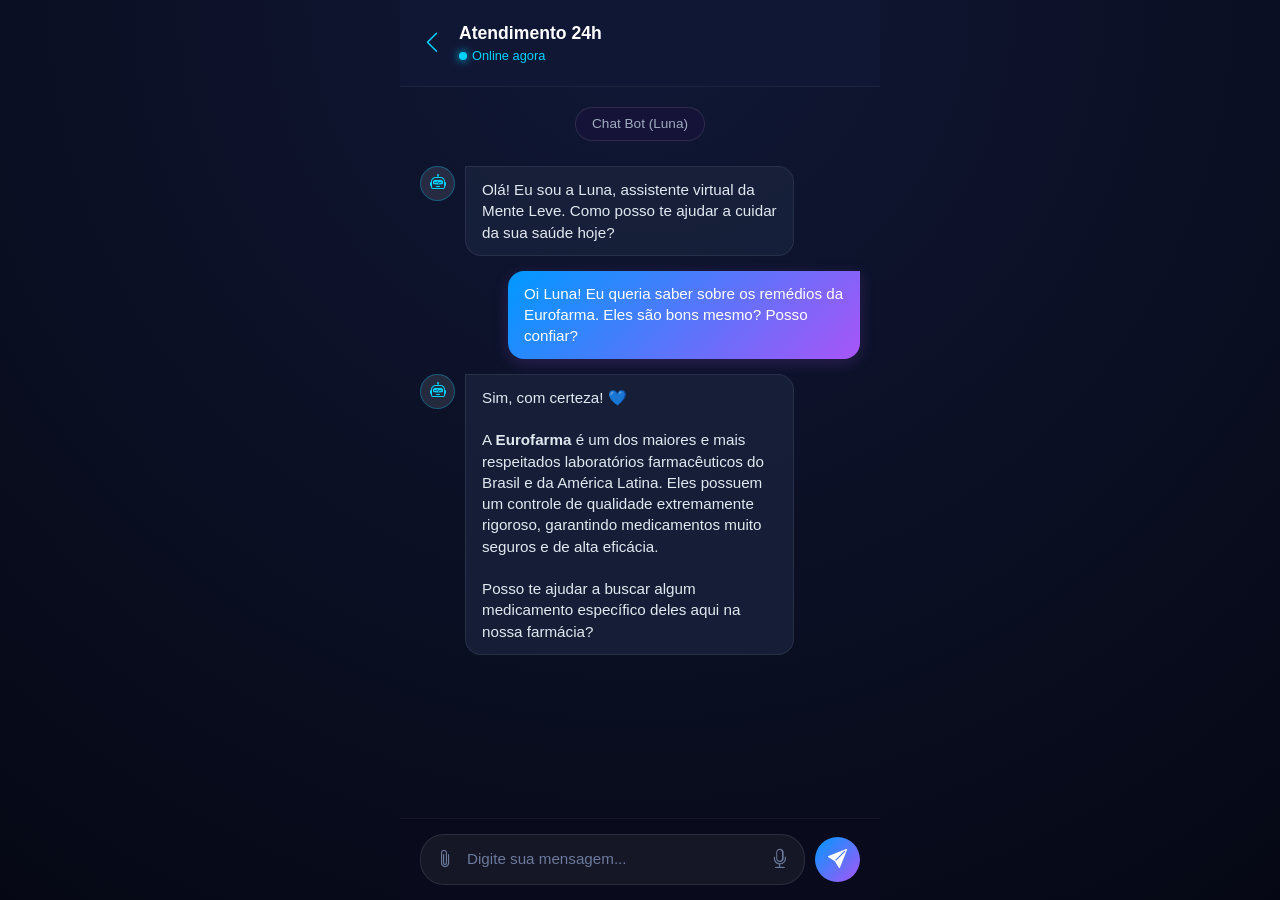
<file: Trabalho hands On/Atendimento.html>
<!DOCTYPE html>
<html lang="pt-BR">

<head>
  <meta charset="UTF-8">
  <meta name="viewport" content="width=device-width, initial-scale=1.0">
  <title>Mente Leve - Atendimento 24h</title>
  <!-- Bootstrap 5 CSS -->
  <link href="https://cdn.jsdelivr.net/npm/bootstrap@5.3.2/dist/css/bootstrap.min.css" rel="stylesheet">
  <!-- Bootstrap Icons -->
  <link rel="stylesheet" href="https://cdn.jsdelivr.net/npm/bootstrap-icons@1.11.1/font/bootstrap-icons.css">
  <link rel="stylesheet" href="Atendimento/atendimento.css">

</head>

<body>

  <div class="app-container">

    <!-- Cabeçalho Fixo -->
    <header class="top-header">
      <a href="index.html" class="btn-back">
        <i class="bi bi-chevron-left"></i>
      </a>
      <div class="header-info">
        <div class="header-title">Atendimento 24h</div>
        <div class="header-subtitle">
          <span class="status-dot"></span> Online agora
        </div>
      </div>
    </header>

    <!-- Área do Chat -->
    <div class="chat-container">

      <div class="chat-bot-badge">Chat Bot (Luna)</div>

      <!-- Mensagem do Bot (Início) -->
      <div class="message-bot">
        <div class="bot-avatar"><i class="bi bi-robot"></i></div>
        <div class="bubble-bot">
          Olá! Eu sou a Luna, assistente virtual da Mente Leve. Como posso te ajudar a cuidar da sua saúde hoje?
        </div>
      </div>

      <!-- Mensagem do Usuário (Simulação Eurofarma) -->
      <div class="message-user">
        <div class="bubble-user">
          Oi Luna! Eu queria saber sobre os remédios da Eurofarma. Eles são bons mesmo? Posso confiar?
        </div>
      </div>

      <!-- Mensagem do Bot (Resposta Eurofarma) -->
      <div class="message-bot">
        <div class="bot-avatar"><i class="bi bi-robot"></i></div>
        <div class="bubble-bot">
          Sim, com certeza! 💙<br><br>
          A <strong>Eurofarma</strong> é um dos maiores e mais respeitados laboratórios farmacêuticos do Brasil e da
          América Latina. Eles possuem um controle de qualidade extremamente rigoroso, garantindo medicamentos muito
          seguros e de alta eficácia.<br><br>
          Posso te ajudar a buscar algum medicamento específico deles aqui na nossa farmácia?
        </div>
      </div>

    </div>

    <!-- Área de Digitação Fixa no Rodapé -->
    <div class="chat-input-area">
      <div class="chat-input-box">
        <i class="bi bi-paperclip"></i>
        <input type="text" placeholder="Digite sua mensagem...">
        <i class="bi bi-mic"></i>
      </div>
      <button class="btn-send">
        <i class="bi bi-send-fill"></i>
      </button>
    </div>

  </div> <!-- Fim App Container -->

</body>

</html>
</file>
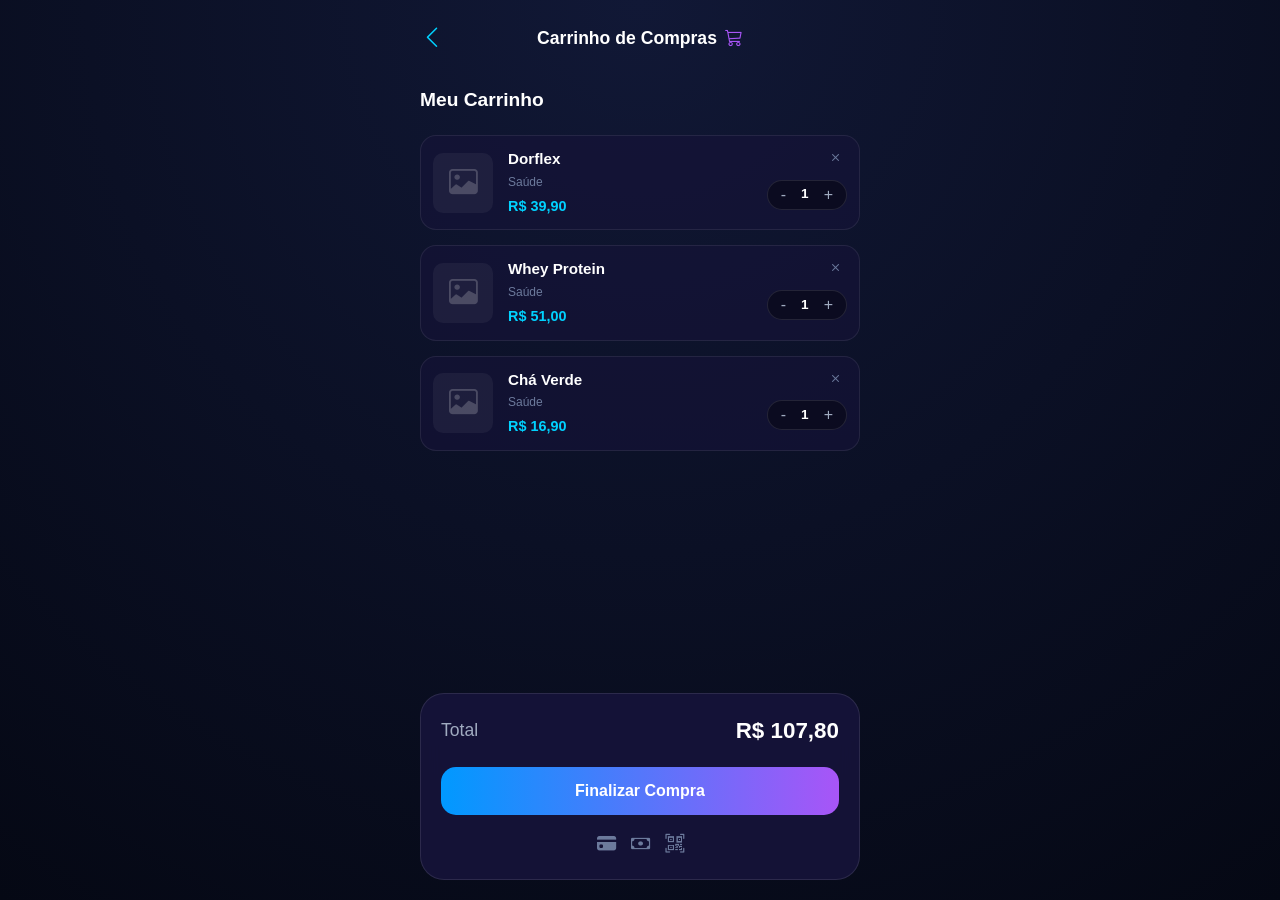
<file: Trabalho hands On/carrinho.html>
<!DOCTYPE html>
<html lang="pt-BR">

<head>
  <meta charset="UTF-8">
  <meta name="viewport" content="width=device-width, initial-scale=1.0">
  <title>Mente Leve - Carrinho</title>
  <!-- Bootstrap 5 CSS -->
  <link href="https://cdn.jsdelivr.net/npm/bootstrap@5.3.2/dist/css/bootstrap.min.css" rel="stylesheet">
  <!-- Bootstrap Icons -->
  <link rel="stylesheet" href="https://cdn.jsdelivr.net/npm/bootstrap-icons@1.11.1/font/bootstrap-icons.css">
  <link rel="stylesheet" href="Carrinho/carrinho.css">

</head>

<body>

  <div class="app-container">

    <!-- Cabeçalho -->
    <header class="top-header">
      <!-- Botão Voltar (Ajuste o href para a página da farmácia) -->
      <a href="FarmaciaDigital.html" class="btn-back">
        <i class="bi bi-chevron-left"></i>
      </a>

      <div class="header-title">
        Carrinho de Compras <i class="bi bi-cart3"></i>
      </div>
    </header>

    <div class="cart-section-title">Meu Carrinho</div>

    <!-- Lista de Itens do Carrinho -->
    <div class="cart-items-container">

      <!-- Item 1 -->
      <div class="cart-item">
        <button class="btn-remove"><i class="bi bi-x"></i></button>

        <div class="item-img-box">
          <i class="bi bi-image"></i>
        </div>

        <div class="item-info">
          <div class="item-title">Dorflex</div>
          <div class="item-category">Saúde</div>
          <div class="item-price">R$ 39,90</div>
        </div>

        <div class="quantity-control mt-4">
          <button class="qty-btn">-</button>
          <span class="qty-value">1</span>
          <button class="qty-btn">+</button>
        </div>
      </div>

      <!-- Item 2 -->
      <div class="cart-item">
        <button class="btn-remove"><i class="bi bi-x"></i></button>

        <div class="item-img-box">
          <i class="bi bi-image"></i>
        </div>

        <div class="item-info">
          <div class="item-title">Whey Protein</div>
          <div class="item-category">Saúde</div>
          <div class="item-price">R$ 51,00</div>
        </div>

        <div class="quantity-control mt-4">
          <button class="qty-btn">-</button>
          <span class="qty-value">1</span>
          <button class="qty-btn">+</button>
        </div>
      </div>

      <!-- Item 3 -->
      <div class="cart-item">
        <button class="btn-remove"><i class="bi bi-x"></i></button>

        <div class="item-img-box">
          <i class="bi bi-image"></i>
        </div>

        <div class="item-info">
          <div class="item-title">Chá Verde</div>
          <div class="item-category">Saúde</div>
          <div class="item-price">R$ 16,90</div>
        </div>

        <div class="quantity-control mt-4">
          <button class="qty-btn">-</button>
          <span class="qty-value">1</span>
          <button class="qty-btn">+</button>
        </div>
      </div>

    </div> <!-- Fim da Lista de Itens -->

    <!-- Resumo e Checkout -->
    <div class="checkout-area">
      <div class="total-row">
        <span class="total-label">Total</span>
        <span class="total-value">R$ 107,80</span>
      </div>

      <button class="btn-checkout">Finalizar Compra</button>

      <!-- Ícones de Pagamento -->
      <div class="payment-methods">
        <i class="bi bi-credit-card-fill"></i>
        <i class="bi bi-cash"></i>
        <i class="bi bi-qr-code-scan"></i>
      </div>
    </div>

  </div> <!-- Fim do App Container -->

</body>

</html>
</file>
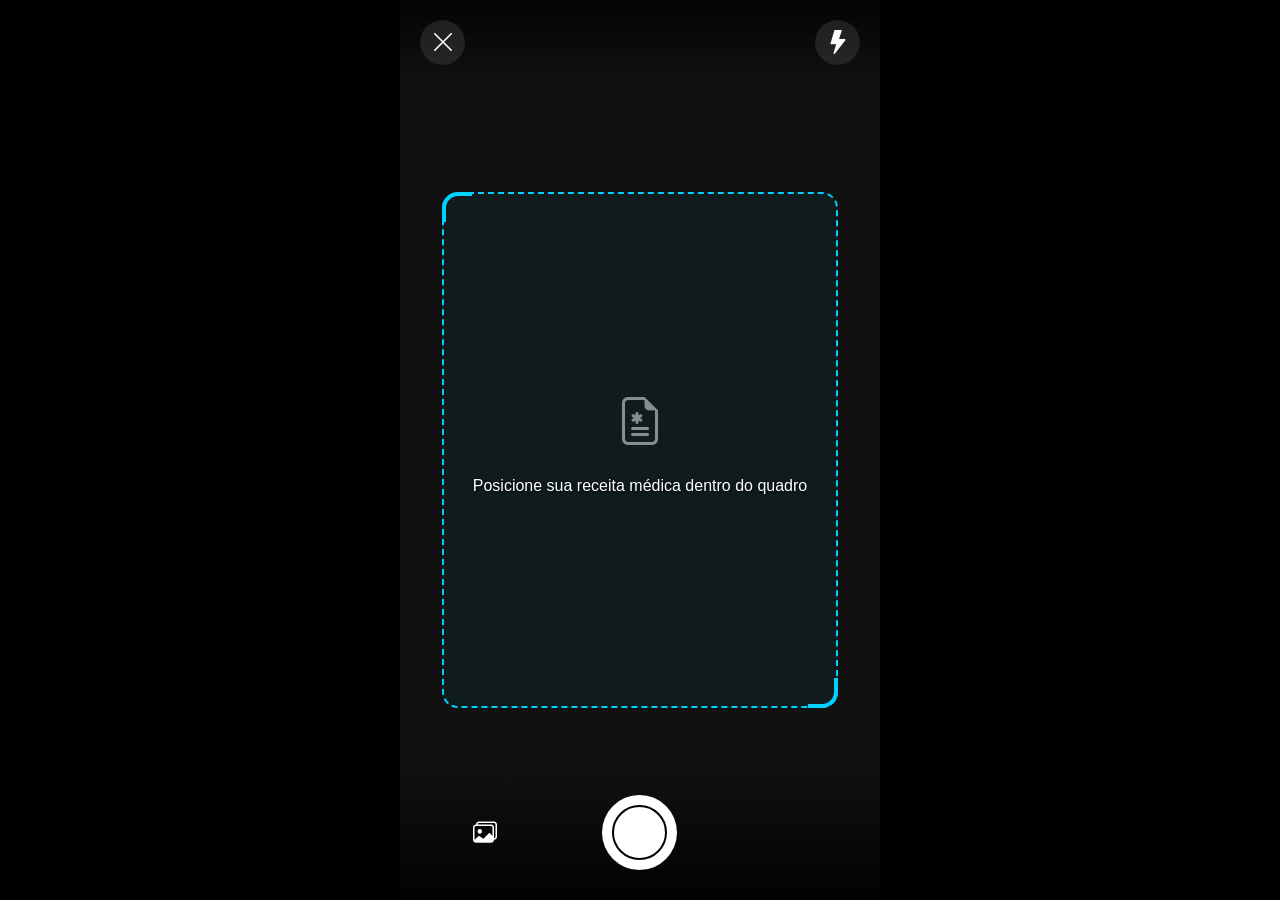
<file: Trabalho hands On/LeitorReceita.html>
<!DOCTYPE html>
<html lang="pt-BR">

<head>
    <meta charset="UTF-8">
    <meta name="viewport" content="width=device-width, initial-scale=1.0">
    <title>Mente Leve - Câmera / Leitor</title>
    <!-- Bootstrap 5 CSS -->
    <link href="https://cdn.jsdelivr.net/npm/bootstrap@5.3.2/dist/css/bootstrap.min.css" rel="stylesheet">
    <!-- Bootstrap Icons -->
    <link rel="stylesheet" href="https://cdn.jsdelivr.net/npm/bootstrap-icons@1.11.1/font/bootstrap-icons.css">
    <link rel="stylesheet" href="Leitorreceita/leitorreceita.css">

</head>

<body>

    <div class="app-container">

        <!-- Cabeçalho (Botão Voltar e Flash) -->
        <header class="top-header">
            <a href="perfil.html" class="btn-action">
                <i class="bi bi-x-lg"></i> <!-- Ícone de fechar em vez de seta, padrão para câmeras -->
            </a>
            <a href="#" class="btn-action">
                <i class="bi bi-lightning-fill"></i>
            </a>
        </header>

        <!-- Área de Foco -->
        <div class="camera-area">
            <div class="viewfinder">
                <i class="bi bi-file-earmark-medical"></i>
                <p>Posicione sua receita médica dentro do quadro</p>
            </div>
        </div>

        <!-- Controles (Botão de tirar foto e galeria) -->
        <div class="bottom-controls">
            <div class="btn-gallery">
                <i class="bi bi-images"></i>
            </div>

            <!-- Botão Central de Captura -->
            <a href="perfil.html" class="shutter-btn text-decoration-none">
                <div class="shutter-inner"></div>
            </a>

            <div class="btn-gallery" style="opacity: 0;">
                <!-- Espaçador invisível para manter o botão de captura centralizado -->
                <i class="bi bi-images"></i>
            </div>
        </div>

    </div>

</body>

</html>
</file>
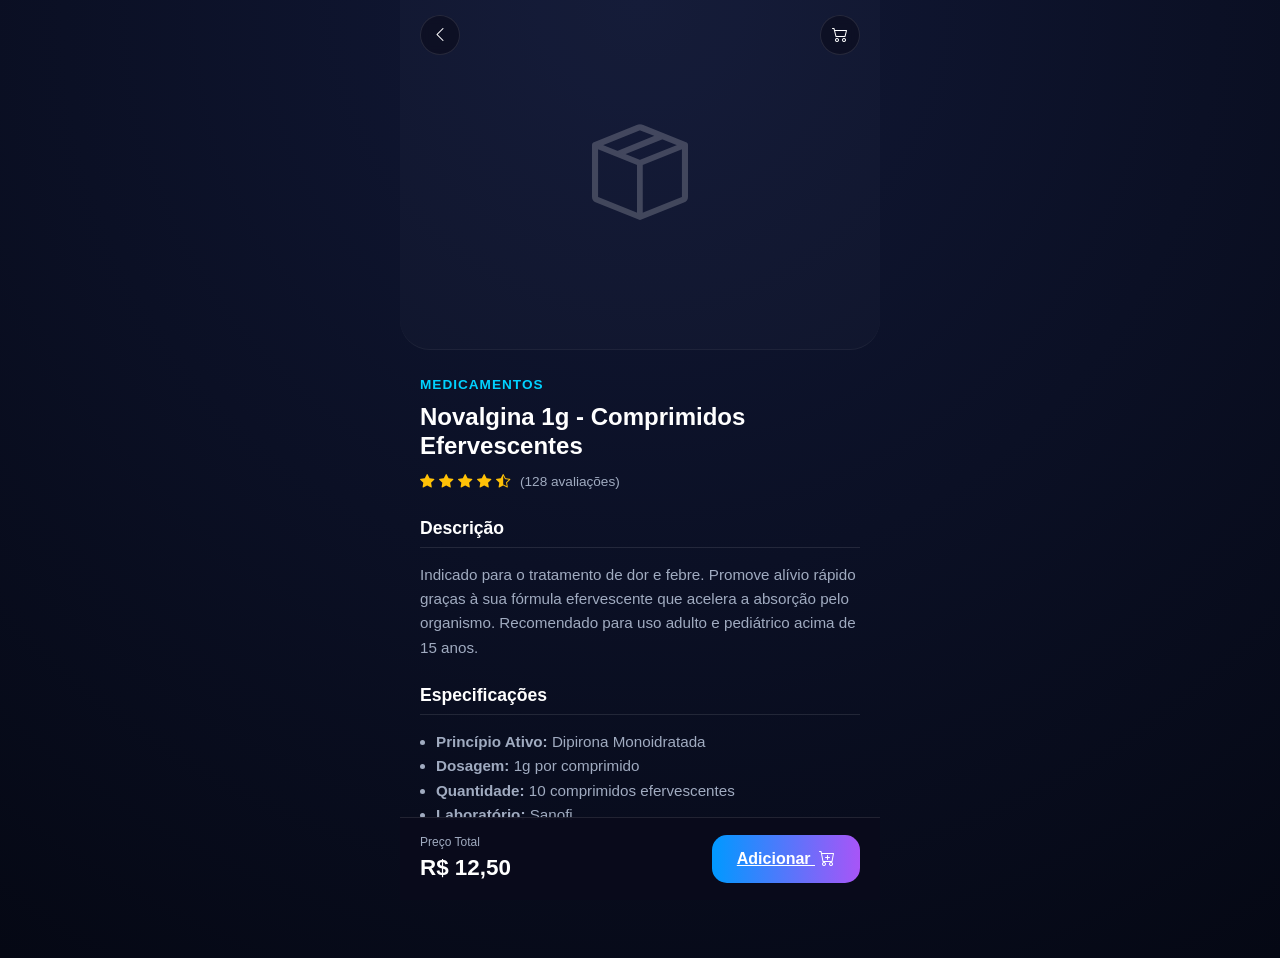
<file: Trabalho hands On/ProdutoEspecs.html>
<!DOCTYPE html>
<html lang="pt-BR">

<head>
    <meta charset="UTF-8">
    <meta name="viewport" content="width=device-width, initial-scale=1.0">
    <title>Mente Leve - Produto</title>
    <!-- Bootstrap 5 CSS -->
    <link href="https://cdn.jsdelivr.net/npm/bootstrap@5.3.2/dist/css/bootstrap.min.css" rel="stylesheet">
    <!-- Bootstrap Icons -->
    <link rel="stylesheet" href="https://cdn.jsdelivr.net/npm/bootstrap-icons@1.11.1/font/bootstrap-icons.css">
    <link rel="stylesheet" href="ProdutoEspecs/ProdutoEspecs.css">
</head>

<body>

    <div class="app-container">

        <!-- Cabeçalho Flutuante -->
        <header class="top-header">
            <a href="FarmaciaDigital.html" class="btn-action">
                <i class="bi bi-chevron-left"></i>
            </a>
            <a href="carrinho.html" class="btn-action">
                <i class="bi bi-cart2"></i>
            </a>
        </header>

        <!-- Imagem do Produto -->
        <div class="product-hero">
            <!-- Substitua a tag <i> pela imagem real depois -->
            <i class="bi bi-box-seam"></i>
        </div>

        <!-- Informações -->
        <div class="product-info-section">

            <div class="product-category">Medicamentos</div>
            <h1 class="product-title">Novalgina 1g - Comprimidos Efervescentes</h1>

            <div class="product-rating">
                <i class="bi bi-star-fill"></i>
                <i class="bi bi-star-fill"></i>
                <i class="bi bi-star-fill"></i>
                <i class="bi bi-star-fill"></i>
                <i class="bi bi-star-half"></i>
                <span class="rating-text">(128 avaliações)</span>
            </div>

            <h2 class="section-title">Descrição</h2>
            <p class="product-description">
                Indicado para o tratamento de dor e febre. Promove alívio rápido graças à sua fórmula efervescente que
                acelera a absorção pelo organismo.
                Recomendado para uso adulto e pediátrico acima de 15 anos.
            </p>

            <h2 class="section-title">Especificações</h2>
            <ul class="product-description ps-3">
                <li><strong>Princípio Ativo:</strong> Dipirona Monoidratada</li>
                <li><strong>Dosagem:</strong> 1g por comprimido</li>
                <li><strong>Quantidade:</strong> 10 comprimidos efervescentes</li>
                <li><strong>Laboratório:</strong> Sanofi</li>
            </ul>

        </div>

        <!-- Barra de Compra Fixa -->
        <div class="bottom-buy-bar">
            <div class="price-block">
                <span class="price-label">Preço Total</span>
                <span class="price-value">R$ 12,50</span>
            </div>
            <a href="FarmaciaDigital.html" class="btn-buy">Adicionar <i class="bi bi-cart-plus ms-1"></i></a>
        </div>

    </div> <!-- Fim App Container -->

</body>

</html>
</file>
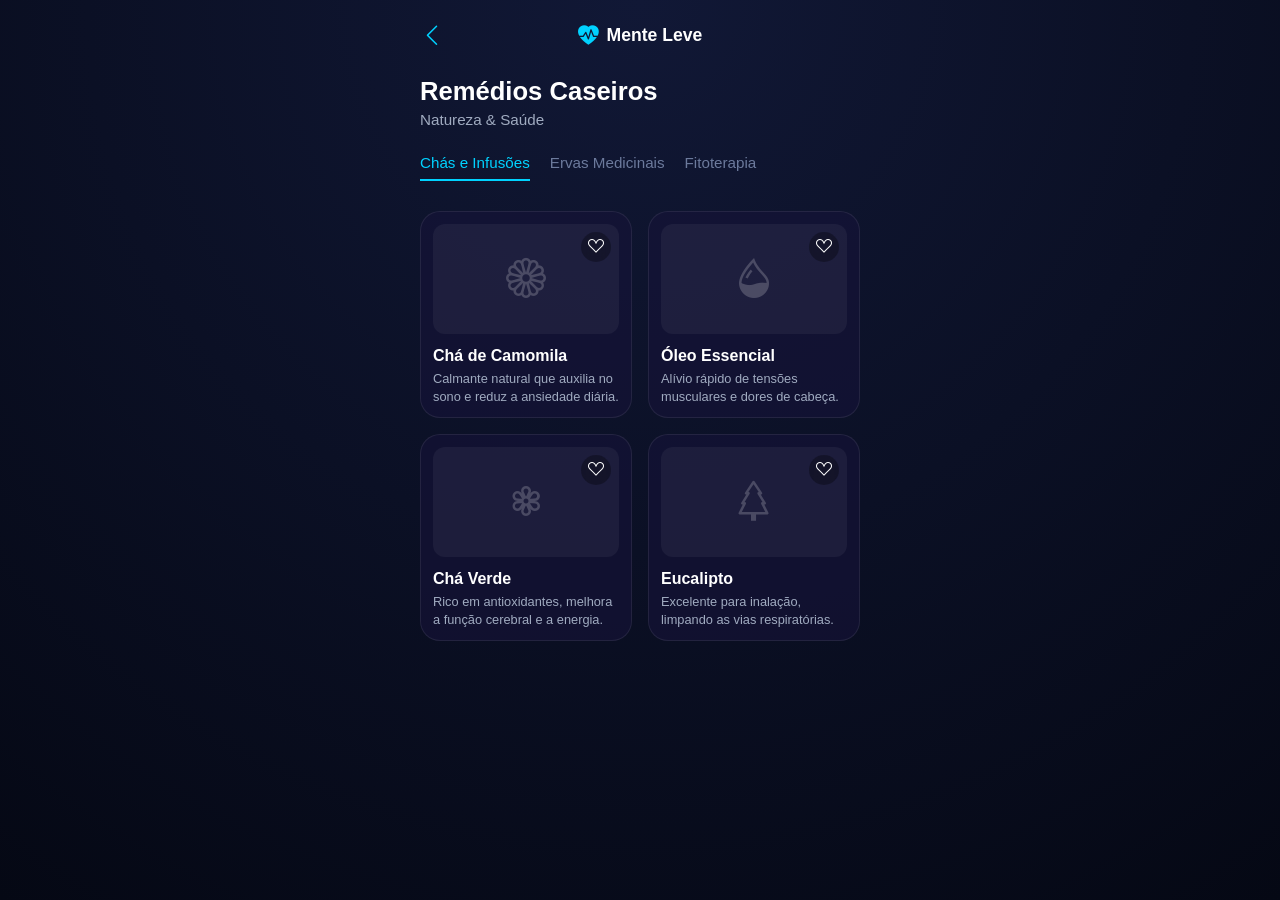
<file: Trabalho hands On/RemediosCaseiros.html>
<!DOCTYPE html>
<html lang="pt-BR">

<head>
  <meta charset="UTF-8">
  <meta name="viewport" content="width=device-width, initial-scale=1.0">
  <title>Mente Leve - Remédios Caseiros</title>
  <!-- Bootstrap 5 CSS -->
  <link href="https://cdn.jsdelivr.net/npm/bootstrap@5.3.2/dist/css/bootstrap.min.css" rel="stylesheet">
  <!-- Bootstrap Icons -->
  <link rel="stylesheet" href="https://cdn.jsdelivr.net/npm/bootstrap-icons@1.11.1/font/bootstrap-icons.css">
  <link rel="stylesheet" href="Remedios Caseiros/RemediosCaseiros.css">
</head>

<body>

  <div class="app-container">

    <!-- Cabeçalho -->
    <header class="top-header">
      <!-- Botão Voltar -->
      <a href="FarmaciaDigital.html" class="btn-back">
        <i class="bi bi-chevron-left"></i>
      </a>

      <div class="logo-text">
        <i class="bi bi-heart-pulse-fill"></i> Mente Leve
      </div>
    </header>

    <!-- Títulos da Página -->
    <h1 class="page-title">Remédios Caseiros</h1>
    <div class="page-subtitle">Natureza & Saúde</div>

    <!-- Filtros / Categorias -->
    <div class="categories-text-scroll">
      <a class="category-link active">Chás e Infusões</a>
      <a class="category-link">Ervas Medicinais</a>
      <a class="category-link">Fitoterapia</a>
    </div>

    <!-- Grid de Opções Naturais -->
    <div class="row g-3">

      <!-- Card 1 -->
      <div class="col-6">
        <div class="remedy-card">
          <button class="btn-favorite"><i class="bi bi-suit-heart"></i></button>
          <div class="remedy-img-box">
            <!-- Substitua pelo <img> real -->
            <i class="bi bi-flower1"></i>
          </div>
          <div class="remedy-title">Chá de Camomila</div>
          <div class="remedy-desc">Calmante natural que auxilia no sono e reduz a ansiedade diária.</div>
        </div>
      </div>

      <!-- Card 2 -->
      <div class="col-6">
        <div class="remedy-card">
          <button class="btn-favorite"><i class="bi bi-suit-heart"></i></button>
          <div class="remedy-img-box">
            <i class="bi bi-droplet-half"></i>
          </div>
          <div class="remedy-title">Óleo Essencial</div>
          <div class="remedy-desc">Alívio rápido de tensões musculares e dores de cabeça.</div>
        </div>
      </div>

      <!-- Card 3 -->
      <div class="col-6">
        <div class="remedy-card">
          <button class="btn-favorite"><i class="bi bi-suit-heart"></i></button>
          <div class="remedy-img-box">
            <i class="bi bi-flower3"></i>
          </div>
          <div class="remedy-title">Chá Verde</div>
          <div class="remedy-desc">Rico em antioxidantes, melhora a função cerebral e a energia.</div>
        </div>
      </div>

      <!-- Card 4 -->
      <div class="col-6">
        <div class="remedy-card">
          <button class="btn-favorite"><i class="bi bi-suit-heart"></i></button>
          <div class="remedy-img-box">
            <i class="bi bi-tree"></i>
          </div>
          <div class="remedy-title">Eucalipto</div>
          <div class="remedy-desc">Excelente para inalação, limpando as vias respiratórias.</div>
        </div>
      </div>

    </div> <!-- Fim Grid -->

  </div> <!-- Fim App Container -->

</body>

</html>
</file>
<file: Trabalho hands On/Atendimento/atendimento.css>
/* =========================================
       CONFIGURAÇÕES GERAIS E FUNDO
       ========================================= */
body {
    background: radial-gradient(circle at top, #111836 0%, #050814 100%);
    font-family: 'Segoe UI', Tahoma, Geneva, Verdana, sans-serif;
    color: #ffffff;
    margin: 0;
    height: 100vh;
    display: flex;
    flex-direction: column;
    overflow: hidden;
    /* Trava a rolagem na página inteira, rola só o chat */
}

.app-container {
    max-width: 480px;
    margin: 0 auto;
    display: flex;
    flex-direction: column;
    height: 100%;
    width: 100%;
    position: relative;
}

/* =========================================
       CABEÇALHO COM BOTÃO VOLTAR
       ========================================= */
.top-header {
    display: flex;
    align-items: center;
    padding: 20px;
    background: rgba(17, 24, 54, 0.95);
    backdrop-filter: blur(10px);
    border-bottom: 1px solid rgba(255, 255, 255, 0.05);
    z-index: 10;
}

.btn-back {
    color: #00d2ff;
    font-size: 1.5rem;
    text-decoration: none;
    transition: opacity 0.2s;
    margin-right: 15px;
}

.btn-back:hover {
    opacity: 0.8;
    color: #00d2ff;
}

.header-info {
    display: flex;
    flex-direction: column;
}

.header-title {
    font-size: 1.1rem;
    font-weight: 600;
    color: #ffffff;
    display: flex;
    align-items: center;
    gap: 8px;
}

.header-subtitle {
    font-size: 0.8rem;
    color: #00d2ff;
    display: flex;
    align-items: center;
    gap: 5px;
}

.status-dot {
    width: 8px;
    height: 8px;
    background-color: #00d2ff;
    border-radius: 50%;
    box-shadow: 0 0 8px #00d2ff;
}

/* =========================================
       ÁREA DE MENSAGENS (CHAT)
       ========================================= */
.chat-container {
    flex: 1;
    padding: 20px;
    overflow-y: auto;
    display: flex;
    flex-direction: column;
    gap: 15px;
    /* Esconde scrollbar */
    scrollbar-width: none;
    -ms-overflow-style: none;
}

.chat-container::-webkit-scrollbar {
    display: none;
}

/* Informação do Botão Central "Chat Bot (Luna)" da imagem */
.chat-bot-badge {
    align-self: center;
    background: rgba(23, 19, 58, 0.8);
    border: 1px solid rgba(255, 255, 255, 0.1);
    padding: 6px 16px;
    border-radius: 20px;
    font-size: 0.85rem;
    color: #a0abc0;
    margin-bottom: 10px;
}

/* Balão do Bot (Esquerda) */
.message-bot {
    align-self: flex-start;
    display: flex;
    gap: 10px;
    max-width: 85%;
}

.bot-avatar {
    width: 35px;
    height: 35px;
    background: rgba(255, 255, 255, 0.1);
    border-radius: 50%;
    display: flex;
    align-items: center;
    justify-content: center;
    flex-shrink: 0;
    color: #00d2ff;
    border: 1px solid rgba(0, 210, 255, 0.3);
}

.bubble-bot {
    background: rgba(26, 34, 61, 0.8);
    border: 1px solid rgba(255, 255, 255, 0.08);
    padding: 12px 16px;
    border-radius: 0 16px 16px 16px;
    /* Canto superior esquerdo reto */
    font-size: 0.95rem;
    color: #e2e8f0;
    line-height: 1.4;
}

/* Balão do Usuário (Direita) */
.message-user {
    align-self: flex-end;
    max-width: 80%;
}

.bubble-user {
    background: linear-gradient(135deg, #0099ff 0%, #a855f7 100%);
    padding: 12px 16px;
    border-radius: 16px 0 16px 16px;
    /* Canto superior direito reto */
    font-size: 0.95rem;
    color: #ffffff;
    line-height: 1.4;
    box-shadow: 0 4px 15px rgba(168, 85, 247, 0.2);
}

/* =========================================
       ÁREA DE DIGITAÇÃO (INPUT)
       ========================================= */
.chat-input-area {
    padding: 15px 20px;
    background: rgba(10, 11, 28, 0.95);
    backdrop-filter: blur(10px);
    border-top: 1px solid rgba(255, 255, 255, 0.05);
    display: flex;
    gap: 10px;
    align-items: center;
}

.chat-input-box {
    flex: 1;
    background: rgba(255, 255, 255, 0.05);
    border: 1px solid rgba(255, 255, 255, 0.1);
    border-radius: 24px;
    padding: 10px 15px;
    display: flex;
    align-items: center;
    gap: 10px;
}

.chat-input-box input {
    background: transparent;
    border: none;
    color: white;
    width: 100%;
    outline: none;
    font-size: 0.95rem;
}

.chat-input-box input::placeholder {
    color: #6c7a9c;
}

.chat-input-box i {
    color: #6c7a9c;
    font-size: 1.2rem;
    cursor: pointer;
}

.btn-send {
    width: 45px;
    height: 45px;
    background: linear-gradient(135deg, #0099ff 0%, #a855f7 100%);
    border: none;
    border-radius: 50%;
    display: flex;
    align-items: center;
    justify-content: center;
    color: white;
    font-size: 1.2rem;
    transition: transform 0.2s;
}

.btn-send:hover {
    transform: scale(1.05);
}
</file>
<file: Trabalho hands On/Carrinho/carrinho.css>
/* =========================================
       CONFIGURAÇÕES GERAIS E FUNDO
       ========================================= */
body {
    background: radial-gradient(circle at top, #111836 0%, #050814 100%);
    font-family: 'Segoe UI', Tahoma, Geneva, Verdana, sans-serif;
    color: #ffffff;
    margin: 0;
    min-height: 100vh;
    display: flex;
    flex-direction: column;
}

.app-container {
    max-width: 480px;
    /* Mantém proporção de celular no PC */
    margin: 0 auto;
    padding: 20px;
    flex: 1;
    display: flex;
    flex-direction: column;
    width: 100%;
}

/* =========================================
       CABEÇALHO COM BOTÃO VOLTAR
       ========================================= */
.top-header {
    display: flex;
    align-items: center;
    margin-bottom: 30px;
    position: relative;
}

.btn-back {
    color: #00d2ff;
    font-size: 1.5rem;
    text-decoration: none;
    transition: opacity 0.2s;
}

.btn-back:hover {
    opacity: 0.8;
    color: #00d2ff;
}

.header-title {
    position: absolute;
    left: 50%;
    transform: translateX(-50%);
    font-size: 1.1rem;
    font-weight: 600;
    display: flex;
    align-items: center;
    gap: 8px;
}

.header-title i {
    color: #a855f7;
}

/* =========================================
       ITENS DO CARRINHO
       ========================================= */
.cart-section-title {
    font-size: 1.2rem;
    font-weight: bold;
    margin-bottom: 20px;
}

.cart-items-container {
    flex: 1;
    /* Ocupa o espaço disponível e empurra o total para baixo */
    overflow-y: auto;
    padding-bottom: 20px;
}

/* Esconde a barra de rolagem */
.cart-items-container::-webkit-scrollbar {
    display: none;
}

.cart-items-container {
    scrollbar-width: none;
}

.cart-item {
    background: rgba(23, 19, 58, 0.6);
    border: 1px solid rgba(255, 255, 255, 0.08);
    border-radius: 16px;
    padding: 12px;
    margin-bottom: 15px;
    display: flex;
    align-items: center;
    position: relative;
}

.btn-remove {
    position: absolute;
    top: 10px;
    right: 15px;
    color: #6c7a9c;
    background: none;
    border: none;
    font-size: 1rem;
    padding: 0;
}

.btn-remove:hover {
    color: #ff4757;
}

.item-img-box {
    width: 60px;
    height: 60px;
    background: rgba(255, 255, 255, 0.05);
    border-radius: 10px;
    display: flex;
    align-items: center;
    justify-content: center;
    margin-right: 15px;
    flex-shrink: 0;
}

.item-img-box i {
    font-size: 1.8rem;
    color: rgba(255, 255, 255, 0.2);
}

.item-info {
    flex-grow: 1;
}

.item-title {
    font-size: 0.95rem;
    font-weight: 600;
    margin-bottom: 2px;
}

.item-category {
    font-size: 0.75rem;
    color: #6c7a9c;
    margin-bottom: 5px;
}

.item-price {
    font-size: 0.9rem;
    color: #00d2ff;
    font-weight: bold;
}

/* Controle de Quantidade */
.quantity-control {
    display: flex;
    align-items: center;
    background: rgba(10, 11, 28, 0.8);
    border-radius: 20px;
    padding: 2px 8px;
    border: 1px solid rgba(255, 255, 255, 0.1);
}

.qty-btn {
    background: none;
    border: none;
    color: #a0abc0;
    font-size: 1rem;
    padding: 0 5px;
}

.qty-btn:hover {
    color: #fff;
}

.qty-value {
    font-size: 0.85rem;
    font-weight: 600;
    margin: 0 10px;
}

/* =========================================
       ÁREA DE TOTAL E FINALIZAR (RODAPÉ)
       ========================================= */
.checkout-area {
    background: rgba(23, 19, 58, 0.9);
    border: 1px solid rgba(255, 255, 255, 0.1);
    border-radius: 24px;
    padding: 20px;
    margin-top: auto;
    backdrop-filter: blur(10px);
}

.total-row {
    display: flex;
    justify-content: space-between;
    align-items: center;
    margin-bottom: 20px;
}

.total-label {
    font-size: 1.1rem;
    color: #a0abc0;
}

.total-value {
    font-size: 1.4rem;
    font-weight: bold;
    color: #fff;
}

.btn-checkout {
    background: linear-gradient(90deg, #0099ff 0%, #a855f7 100%);
    color: white;
    border: none;
    border-radius: 15px;
    padding: 12px;
    width: 100%;
    font-size: 1rem;
    font-weight: 600;
    transition: opacity 0.3s;
}

.btn-checkout:hover {
    opacity: 0.9;
}

.payment-methods {
    display: flex;
    justify-content: center;
    gap: 15px;
    margin-top: 15px;
    color: #6c7a9c;
    font-size: 1.2rem;
}
</file>
<file: Trabalho hands On/Leitorreceita/leitorreceita.css>
/* =========================================
       FUNDO SIMULANDO CÂMERA (PRETO)
       ========================================= */
body {
    background-color: #000000;
    font-family: 'Segoe UI', Tahoma, Geneva, Verdana, sans-serif;
    color: #ffffff;
    margin: 0;
    height: 100vh;
    overflow: hidden;
    /* Trava a rolagem */
}

.app-container {
    max-width: 480px;
    margin: 0 auto;
    height: 100vh;
    display: flex;
    flex-direction: column;
    position: relative;
    background-color: #111;
    /* Um preto um pouco mais suave */
}

/* =========================================
       CABEÇALHO FLUTUANTE SOBRE A CÂMERA
       ========================================= */
.top-header {
    display: flex;
    align-items: center;
    justify-content: space-between;
    padding: 20px;
    position: absolute;
    top: 0;
    left: 0;
    width: 100%;
    z-index: 10;
    background: linear-gradient(to bottom, rgba(0, 0, 0, 0.8) 0%, transparent 100%);
}

.btn-action {
    color: #ffffff;
    font-size: 1.5rem;
    text-decoration: none;
    background: rgba(255, 255, 255, 0.1);
    border-radius: 50%;
    width: 45px;
    height: 45px;
    display: flex;
    align-items: center;
    justify-content: center;
    backdrop-filter: blur(5px);
    transition: background 0.2s;
}

.btn-action:hover {
    background: rgba(255, 255, 255, 0.3);
    color: #ffffff;
}

/* =========================================
       ÁREA DA MIRA (VIEWFINDER)
       ========================================= */
.camera-area {
    flex: 1;
    display: flex;
    align-items: center;
    justify-content: center;
    padding: 20px;
}

.viewfinder {
    width: 90%;
    height: 60%;
    border: 2px dashed #00d2ff;
    border-radius: 16px;
    background: rgba(0, 210, 255, 0.05);
    display: flex;
    flex-direction: column;
    align-items: center;
    justify-content: center;
    text-align: center;
    position: relative;
}

/* Cantoneiras para dar mais cara de leitor */
.viewfinder::before,
.viewfinder::after {
    content: '';
    position: absolute;
    width: 30px;
    height: 30px;
    border: 4px solid #00d2ff;
}

.viewfinder::before {
    top: -2px;
    left: -2px;
    border-right: none;
    border-bottom: none;
    border-top-left-radius: 16px;
}

.viewfinder::after {
    bottom: -2px;
    right: -2px;
    border-left: none;
    border-top: none;
    border-bottom-right-radius: 16px;
}

.viewfinder i {
    font-size: 3rem;
    color: rgba(255, 255, 255, 0.5);
    margin-bottom: 15px;
}

.viewfinder p {
    color: #ffffff;
    font-weight: 500;
    text-shadow: 1px 1px 3px rgba(0, 0, 0, 0.8);
    padding: 0 20px;
}

/* =========================================
       CONTROLES INFERIORES (BOTÃO DE TIRAR FOTO)
       ========================================= */
.bottom-controls {
    position: absolute;
    bottom: 0;
    left: 0;
    width: 100%;
    padding: 30px 20px;
    display: flex;
    align-items: center;
    justify-content: space-around;
    background: linear-gradient(to top, rgba(0, 0, 0, 0.9) 0%, transparent 100%);
}

.shutter-btn {
    width: 75px;
    height: 75px;
    border-radius: 50%;
    background: #ffffff;
    border: 5px solid rgba(255, 255, 255, 0.3);
    cursor: pointer;
    transition: transform 0.1s;
    display: flex;
    align-items: center;
    justify-content: center;
}

.shutter-btn:active {
    transform: scale(0.95);
    background: #e2e8f0;
}

.shutter-inner {
    width: 55px;
    height: 55px;
    border-radius: 50%;
    border: 2px solid #000;
}

.btn-gallery {
    color: #ffffff;
    font-size: 1.5rem;
    cursor: pointer;
}
</file>
<file: Trabalho hands On/ProdutoEspecs/ProdutoEspecs.css>
/* =========================================
       CONFIGURAÇÕES GERAIS
       ========================================= */
 body {
     background: radial-gradient(circle at top, #111836 0%, #050814 100%);
     font-family: 'Segoe UI', Tahoma, Geneva, Verdana, sans-serif;
     color: #ffffff;
     margin: 0;
     padding-bottom: 90px;
     /* Espaço para a barra de compra fixa */
     min-height: 100vh;
 }

 .app-container {
     max-width: 480px;
     margin: 0 auto;
     background-color: transparent;
     position: relative;
 }

 /* =========================================
       CABEÇALHO FLUTUANTE
       ========================================= */
 .top-header {
     display: flex;
     justify-content: space-between;
     align-items: center;
     padding: 15px 20px;
     position: absolute;
     top: 0;
     width: 100%;
     z-index: 10;
 }

 .btn-action {
     background: rgba(10, 11, 28, 0.6);
     border: 1px solid rgba(255, 255, 255, 0.1);
     color: #ffffff;
     width: 40px;
     height: 40px;
     border-radius: 50%;
     display: flex;
     align-items: center;
     justify-content: center;
     text-decoration: none;
     backdrop-filter: blur(5px);
 }

 /* =========================================
       IMAGEM DO PRODUTO (HERO)
       ========================================= */
 .product-hero {
     width: 100%;
     height: 350px;
     background: rgba(255, 255, 255, 0.02);
     border-bottom: 1px solid rgba(255, 255, 255, 0.05);
     display: flex;
     align-items: center;
     justify-content: center;
     border-radius: 0 0 30px 30px;
     overflow: hidden;
 }

 .product-hero i {
     font-size: 6rem;
     color: rgba(255, 255, 255, 0.2);
 }

 /* =========================================
       INFORMAÇÕES DO PRODUTO
       ========================================= */
 .product-info-section {
     padding: 25px 20px;
 }

 .product-category {
     color: #00d2ff;
     font-size: 0.85rem;
     font-weight: 600;
     text-transform: uppercase;
     letter-spacing: 1px;
     margin-bottom: 8px;
 }

 .product-title {
     font-size: 1.5rem;
     font-weight: 700;
     margin-bottom: 10px;
     line-height: 1.2;
 }

 .product-rating {
     display: flex;
     align-items: center;
     gap: 5px;
     color: #ffc107;
     font-size: 0.9rem;
     margin-bottom: 20px;
 }

 .rating-text {
     color: #a0abc0;
     font-size: 0.85rem;
     margin-left: 5px;
 }

 .section-title {
     font-size: 1.1rem;
     font-weight: 600;
     margin-bottom: 15px;
     margin-top: 25px;
     border-bottom: 1px solid rgba(255, 255, 255, 0.1);
     padding-bottom: 8px;
 }

 .product-description {
     color: #a0abc0;
     font-size: 0.95rem;
     line-height: 1.6;
 }

 /* =========================================
       BARRA DE COMPRA (FIXA NO RODAPÉ)
       ========================================= */
 .bottom-buy-bar {
     position: fixed;
     bottom: 0;
     left: 50%;
     transform: translateX(-50%);
     width: 100%;
     max-width: 480px;
     background: rgba(10, 11, 28, 0.95);
     backdrop-filter: blur(15px);
     border-top: 1px solid rgba(255, 255, 255, 0.1);
     padding: 15px 20px;
     display: flex;
     align-items: center;
     justify-content: space-between;
     z-index: 1000;
 }

 .price-block {
     display: flex;
     flex-direction: column;
 }

 .price-label {
     font-size: 0.75rem;
     color: #a0abc0;
 }

 .price-value {
     font-size: 1.4rem;
     font-weight: 700;
     color: #ffffff;
 }

 .btn-buy {
     background: linear-gradient(90deg, #0099ff 0%, #a855f7 100%);
     color: white;
     border: none;
     border-radius: 15px;
     padding: 12px 25px;
     font-size: 1rem;
     font-weight: 600;
     transition: opacity 0.3s;
 }

 .btn-buy:hover {
     opacity: 0.9;
 }
</file>
<file: Trabalho hands On/Remedios Caseiros/RemediosCaseiros.css>
/* =========================================
       CONFIGURAÇÕES GERAIS E FUNDO
       ========================================= */
body {
    background: radial-gradient(circle at top, #111836 0%, #050814 100%);
    font-family: 'Segoe UI', Tahoma, Geneva, Verdana, sans-serif;
    color: #ffffff;
    margin: 0;
    min-height: 100vh;
    display: flex;
    flex-direction: column;
}

.app-container {
    max-width: 480px;
    margin: 0 auto;
    padding: 20px;
    flex: 1;
    width: 100%;
}

/* =========================================
       CABEÇALHO COM BOTÃO VOLTAR
       ========================================= */
.top-header {
    display: flex;
    align-items: center;
    justify-content: center;
    margin-bottom: 25px;
    position: relative;
}

.btn-back {
    position: absolute;
    left: 0;
    color: #00d2ff;
    font-size: 1.5rem;
    text-decoration: none;
    transition: opacity 0.2s;
}

.btn-back:hover {
    opacity: 0.8;
    color: #00d2ff;
}

.logo-text {
    font-size: 1.1rem;
    font-weight: 600;
    display: flex;
    align-items: center;
    gap: 8px;
}

.logo-text i {
    color: #00d2ff;
    font-size: 1.3rem;
}

/* =========================================
       TÍTULOS E CATEGORIAS DE TEXTO
       ========================================= */
.page-title {
    font-size: 1.6rem;
    font-weight: 700;
    margin-bottom: 2px;
}

.page-subtitle {
    color: #a0abc0;
    font-size: 0.95rem;
    margin-bottom: 20px;
}

.categories-text-scroll {
    display: flex;
    gap: 20px;
    overflow-x: auto;
    padding-bottom: 10px;
    margin-bottom: 20px;
    scrollbar-width: none;
    /* Firefox */
    -ms-overflow-style: none;
    /* IE/Edge */
    white-space: nowrap;
}

.categories-text-scroll::-webkit-scrollbar {
    display: none;
    /* Chrome/Safari */
}

.category-link {
    color: #6c7a9c;
    font-size: 0.95rem;
    font-weight: 500;
    text-decoration: none;
    padding-bottom: 5px;
    cursor: pointer;
    transition: color 0.2s;
}

.category-link.active {
    color: #00d2ff;
    border-bottom: 2px solid #00d2ff;
}

.category-link:hover {
    color: #ffffff;
}

/* =========================================
       CARDS DE CONTEÚDO (GRID)
       ========================================= */
.remedy-card {
    background: rgba(23, 19, 58, 0.6);
    border: 1px solid rgba(255, 255, 255, 0.08);
    border-radius: 20px;
    padding: 12px;
    position: relative;
    height: 100%;
    display: flex;
    flex-direction: column;
    cursor: pointer;
    transition: transform 0.2s ease, background 0.2s ease;
}

.remedy-card:hover {
    transform: translateY(-3px);
    background: rgba(23, 19, 58, 0.9);
}

.btn-favorite {
    position: absolute;
    top: 20px;
    right: 20px;
    color: #ffffff;
    background: rgba(0, 0, 0, 0.3);
    border: none;
    border-radius: 50%;
    width: 30px;
    height: 30px;
    display: flex;
    align-items: center;
    justify-content: center;
    font-size: 1rem;
    z-index: 2;
    backdrop-filter: blur(5px);
}

.btn-favorite:hover {
    color: #ff4757;
}

.remedy-img-box {
    background: rgba(255, 255, 255, 0.05);
    border-radius: 12px;
    height: 110px;
    display: flex;
    align-items: center;
    justify-content: center;
    margin-bottom: 12px;
    overflow: hidden;
}

/* Estilo para quando você colocar a imagem real da planta */
.remedy-img-box img {
    width: 100%;
    height: 100%;
    object-fit: cover;
}

.remedy-img-box i {
    font-size: 2.5rem;
    color: rgba(255, 255, 255, 0.2);
}

.remedy-title {
    font-size: 1rem;
    font-weight: 600;
    margin-bottom: 4px;
    line-height: 1.2;
}

.remedy-desc {
    font-size: 0.8rem;
    color: #a0abc0;
    line-height: 1.4;
    display: -webkit-box;
    -webkit-line-clamp: 2;
    /* Limita a 2 linhas de texto */
    -webkit-box-orient: vertical;
    overflow: hidden;
}
</file>
